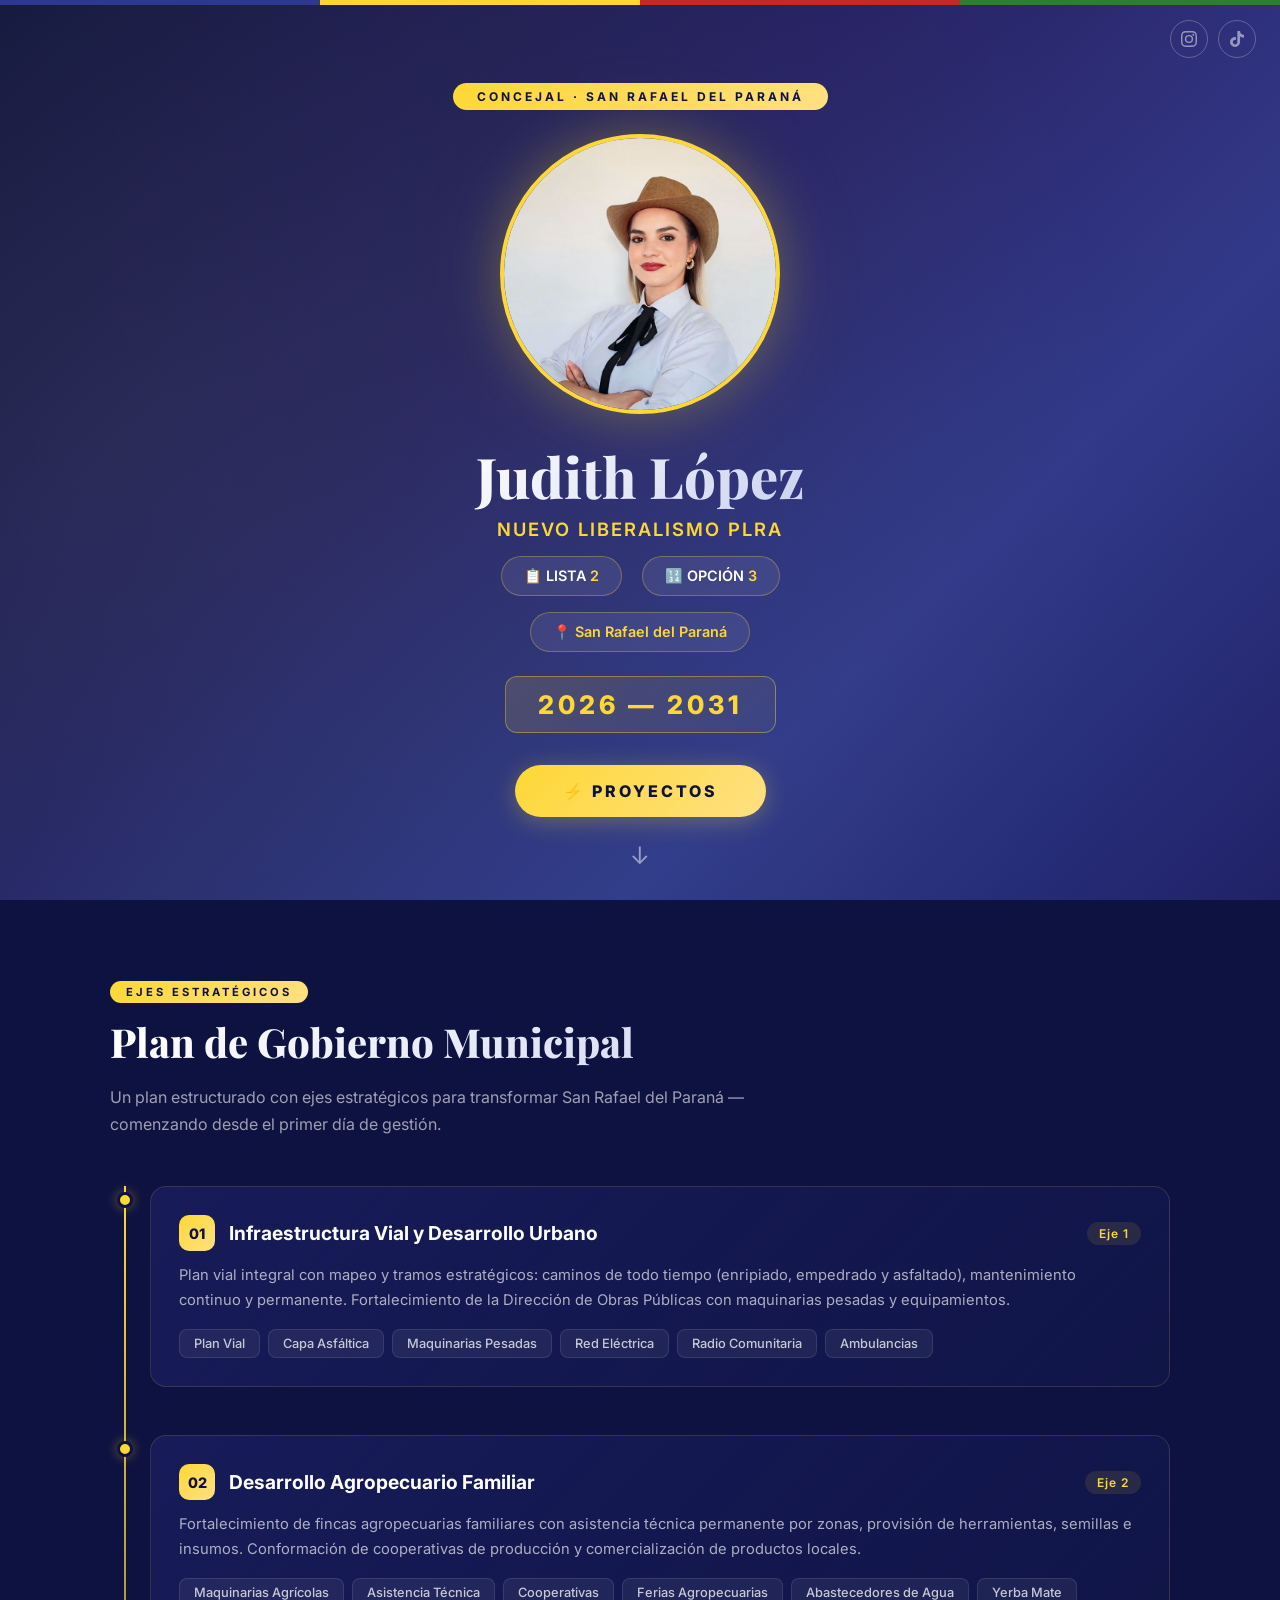
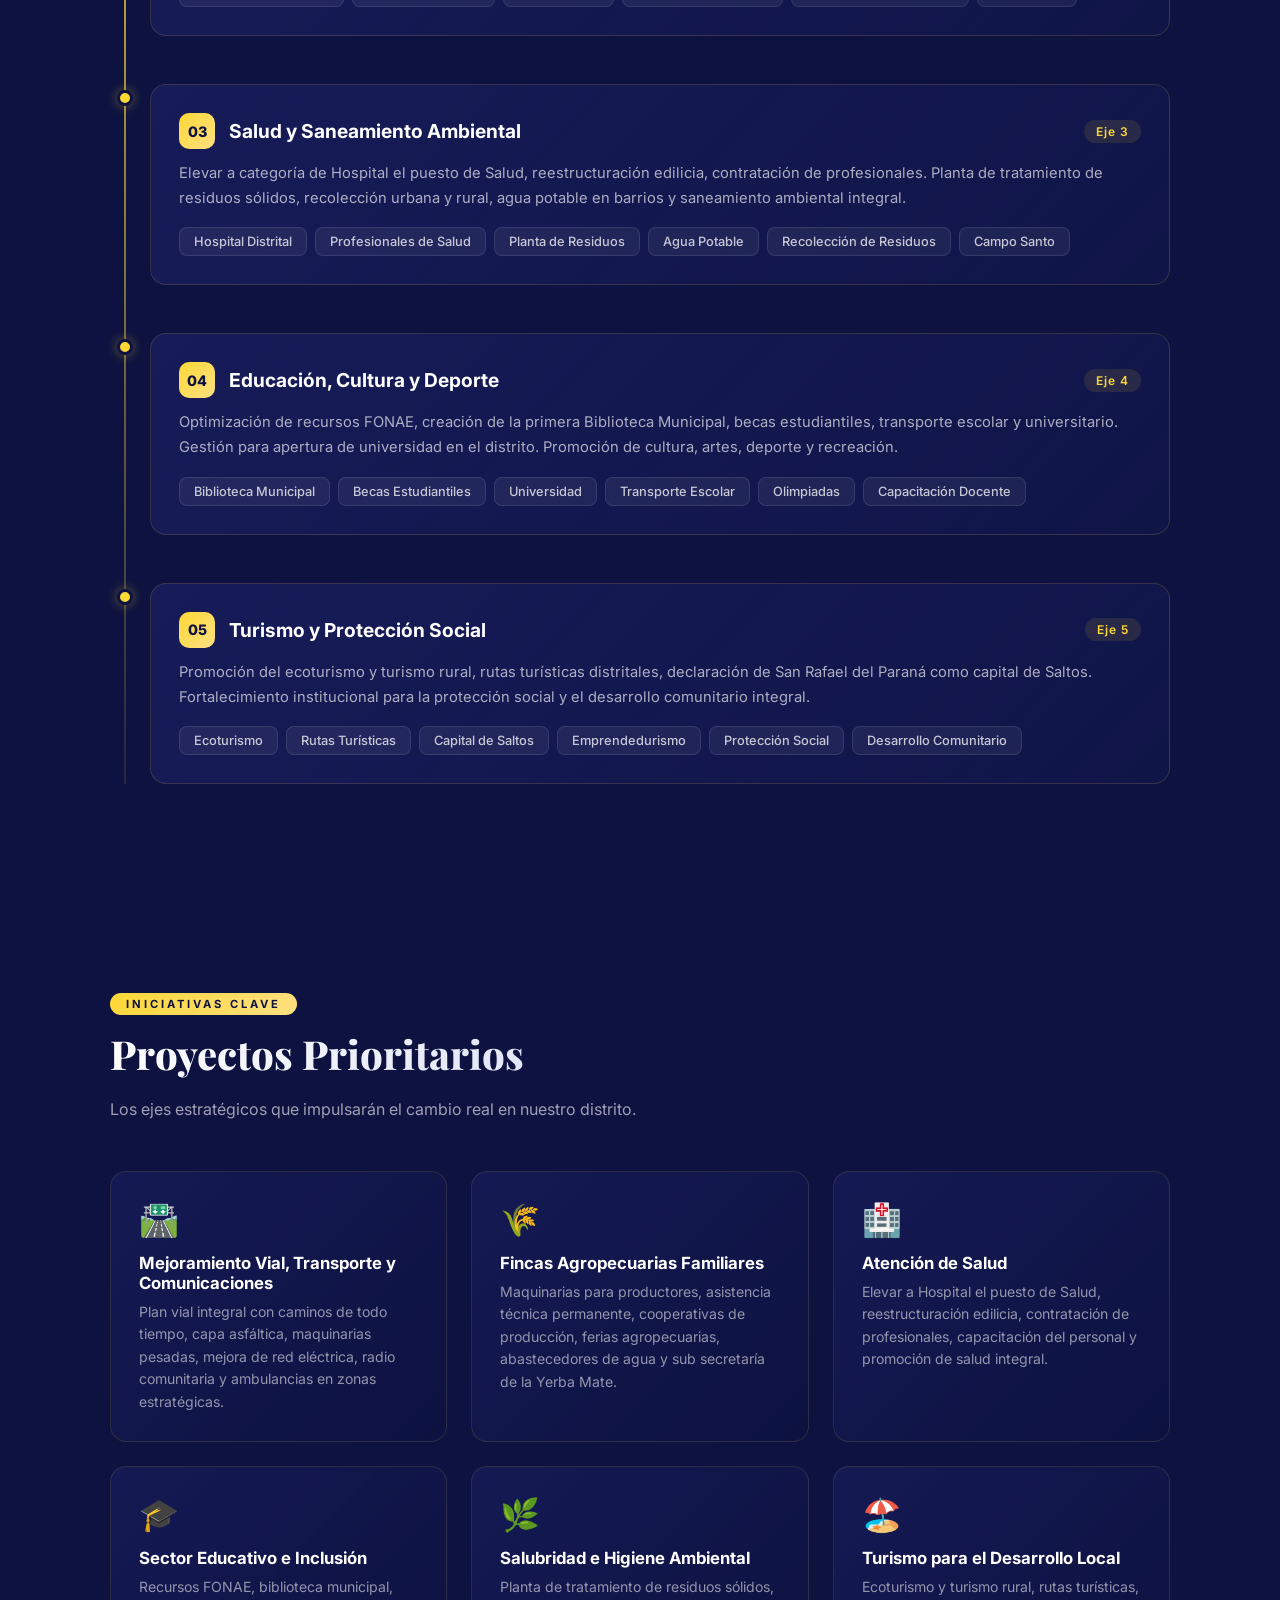
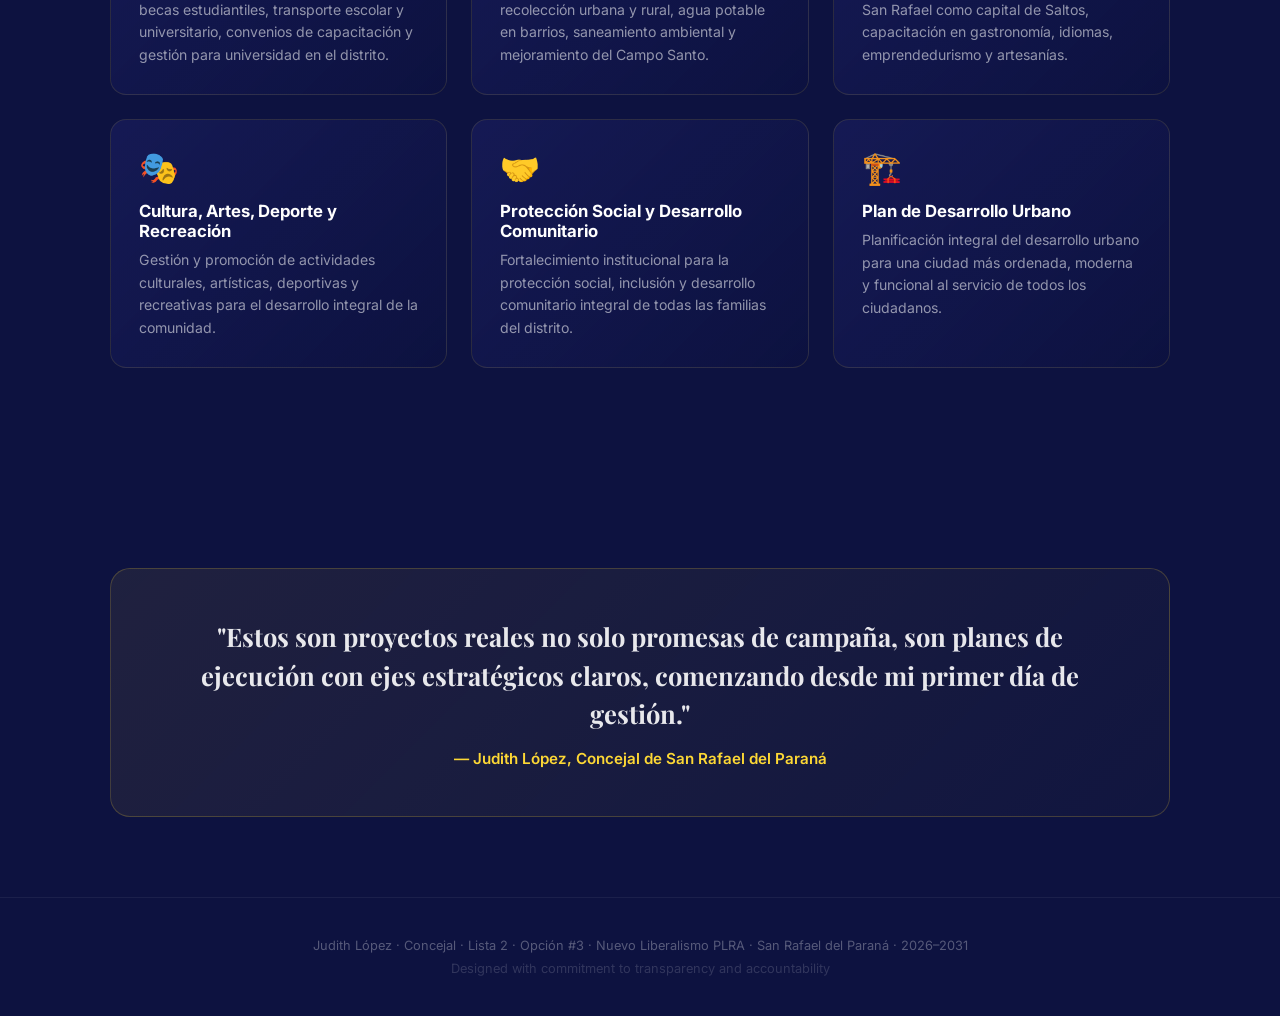
<file: index.html>
<!DOCTYPE html>
<html lang="en">

<head>
  <meta charset="UTF-8">
  <meta name="viewport" content="width=device-width, initial-scale=1.0">
  <title>Judith López — Concejal de San Rafael del Paraná 2026–2031</title>
  <link rel="icon" href="favicon/favicon.ico" type="image/x-icon">
  <link rel="stylesheet" href="styles.css">
</head>

<body>

  <!-- HERO -->
  <section class="hero">
    <div class="party-stripe"></div>
    <div class="social-links">
      <!-- <a href="#" class="social-links__icon" aria-label="Facebook">
        <svg viewBox="0 0 24 24" fill="currentColor">
          <path d="M24 12.073c0-6.627-5.373-12-12-12s-12 5.373-12 12c0 5.99 4.388 10.954 10.125 11.854v-8.385H7.078v-3.47h3.047V9.43c0-3.007 1.792-4.669 4.533-4.669 1.312 0 2.686.235 2.686.235v2.953H15.83c-1.491 0-1.956.925-1.956 1.874v2.25h3.328l-.532 3.47h-2.796v8.385C19.612 23.027 24 18.062 24 12.073z" />
        </svg>
      </a> -->
      <a href="https://www.instagram.com/judith.lopez.vega" target="_blank" class="social-links__icon"
        aria-label="Instagram">
        <svg viewBox="0 0 24 24" fill="currentColor">
          <path
            d="M12 2.163c3.204 0 3.584.012 4.85.07 3.252.148 4.771 1.691 4.919 4.919.058 1.265.069 1.645.069 4.849 0 3.205-.012 3.584-.069 4.849-.149 3.225-1.664 4.771-4.919 4.919-1.266.058-1.644.07-4.85.07-3.204 0-3.584-.012-4.849-.07-3.26-.149-4.771-1.699-4.919-4.92-.058-1.265-.07-1.644-.07-4.849 0-3.204.013-3.583.07-4.849.149-3.227 1.664-4.771 4.919-4.919 1.266-.057 1.645-.069 4.849-.069zM12 0C8.741 0 8.333.014 7.053.072 2.695.272.273 2.69.073 7.052.014 8.333 0 8.741 0 12c0 3.259.014 3.668.072 4.948.2 4.358 2.618 6.78 6.98 6.98C8.333 23.986 8.741 24 12 24c3.259 0 3.668-.014 4.948-.072 4.354-.2 6.782-2.618 6.979-6.98.059-1.28.073-1.689.073-4.948 0-3.259-.014-3.667-.072-4.947-.196-4.354-2.617-6.78-6.979-6.98C15.668.014 15.259 0 12 0zm0 5.838a6.162 6.162 0 100 12.324 6.162 6.162 0 000-12.324zM12 16a4 4 0 110-8 4 4 0 010 8zm6.406-11.845a1.44 1.44 0 100 2.881 1.44 1.44 0 000-2.881z" />
        </svg>
      </a>
      <!-- <a href="#" class="social-links__icon" aria-label="X / Twitter">
        <svg viewBox="0 0 24 24" fill="currentColor">
          <path d="M18.244 2.25h3.308l-7.227 8.26 8.502 11.24H16.17l-5.214-6.817L4.99 21.75H1.68l7.73-8.835L1.254 2.25H8.08l4.713 6.231zm-1.161 17.52h1.833L7.084 4.126H5.117z" />
        </svg>
      </a> -->
      <a href="https://www.tiktok.com/@judiilo" class="social-links__icon" aria-label="TikTok">
        <svg viewBox="0 0 24 24" fill="currentColor">
          <path
            d="M12.525.02c1.31-.02 2.61-.01 3.91-.02.08 1.53.63 3.09 1.75 4.17 1.12 1.11 2.7 1.62 4.24 1.79v4.03c-1.44-.05-2.89-.35-4.2-.97-.57-.26-1.1-.59-1.62-.93-.01 2.92.01 5.84-.02 8.75-.08 1.4-.54 2.79-1.35 3.94-1.31 1.92-3.58 3.17-5.91 3.21-1.43.08-2.86-.31-4.08-1.03-2.02-1.19-3.44-3.37-3.65-5.71-.02-.5-.03-1-.01-1.49.18-1.9 1.12-3.72 2.58-4.96 1.66-1.44 3.98-2.13 6.15-1.72.02 1.48-.04 2.96-.04 4.44-.99-.32-2.15-.23-3.02.37-.63.41-1.11 1.04-1.36 1.75-.21.51-.15 1.07-.14 1.61.24 1.64 1.82 3.02 3.5 2.87 1.12-.01 2.19-.66 2.77-1.61.19-.33.4-.67.41-1.06.1-1.79.06-3.57.07-5.36.01-4.03-.01-8.05.02-12.07z" />
        </svg>
      </a>
    </div>
    <div class="hero-content">
      <div class="badge">Concejal · San Rafael del Paraná</div>
      <div class="candidate-photo"><img src="judith.jpeg" alt="Judith López"></div>
      <h1 class="candidate-name">Judith López</h1>
      <p class="candidate-role">Nuevo Liberalismo PLRA</p>

      <div class="candidate-info">
        <div class="info-chip">📋 LISTA <span>2</span></div>
        <div class="info-chip">🔢 OPCIÓN <span>3</span></div>
      </div>
      <div class="candidate-info">
        <div class="info-chip">📍 <span>San Rafael del Paraná</span></div>
      </div>

      <div class="period-badge">2026 — 2031</div>
      <br>
      <a href="#projects" class="projects-btn">⚡ Proyectos</a>
    </div>
    <div class="scroll-hint">↓</div>
  </section>

  <!-- EJES ESTRATÉGICOS -->
  <section class="section" id="projects">
    <span class="section-label">Ejes Estratégicos</span>
    <h2 class="section-title">Plan de Gobierno Municipal</h2>
    <p class="section-desc">Un plan estructurado con ejes estratégicos para transformar San Rafael del Paraná —
      comenzando desde el primer día de gestión.</p>

    <div class="timeline">
      <!-- Eje 1 -->
      <div class="phase">
        <div class="phase-dot"></div>
        <div class="phase-card">
          <div class="phase-header">
            <div class="phase-number">01</div>
            <div class="phase-title">Infraestructura Vial y Desarrollo Urbano</div>
            <span class="phase-period">Eje 1</span>
          </div>
          <p class="phase-desc">Plan vial integral con mapeo y tramos estratégicos: caminos de todo tiempo (enripiado,
            empedrado y asfaltado), mantenimiento continuo y permanente. Fortalecimiento de la Dirección de Obras
            Públicas con maquinarias pesadas y equipamientos.</p>
          <div class="phase-projects">
            <span class="project-tag">Plan Vial</span>
            <span class="project-tag">Capa Asfáltica</span>
            <span class="project-tag">Maquinarias Pesadas</span>
            <span class="project-tag">Red Eléctrica</span>
            <span class="project-tag">Radio Comunitaria</span>
            <span class="project-tag">Ambulancias</span>
          </div>
        </div>
      </div>

      <!-- Eje 2 -->
      <div class="phase">
        <div class="phase-dot"></div>
        <div class="phase-card">
          <div class="phase-header">
            <div class="phase-number">02</div>
            <div class="phase-title">Desarrollo Agropecuario Familiar</div>
            <span class="phase-period">Eje 2</span>
          </div>
          <p class="phase-desc">Fortalecimiento de fincas agropecuarias familiares con asistencia técnica permanente por
            zonas, provisión de herramientas, semillas e insumos. Conformación de cooperativas de producción y
            comercialización de productos locales.</p>
          <div class="phase-projects">
            <span class="project-tag">Maquinarias Agrícolas</span>
            <span class="project-tag">Asistencia Técnica</span>
            <span class="project-tag">Cooperativas</span>
            <span class="project-tag">Ferias Agropecuarias</span>
            <span class="project-tag">Abastecedores de Agua</span>
            <span class="project-tag">Yerba Mate</span>
          </div>
        </div>
      </div>

      <!-- Eje 3 -->
      <div class="phase">
        <div class="phase-dot"></div>
        <div class="phase-card">
          <div class="phase-header">
            <div class="phase-number">03</div>
            <div class="phase-title">Salud y Saneamiento Ambiental</div>
            <span class="phase-period">Eje 3</span>
          </div>
          <p class="phase-desc">Elevar a categoría de Hospital el puesto de Salud, reestructuración edilicia,
            contratación de profesionales. Planta de tratamiento de residuos sólidos, recolección urbana y rural, agua
            potable en barrios y saneamiento ambiental integral.</p>
          <div class="phase-projects">
            <span class="project-tag">Hospital Distrital</span>
            <span class="project-tag">Profesionales de Salud</span>
            <span class="project-tag">Planta de Residuos</span>
            <span class="project-tag">Agua Potable</span>
            <span class="project-tag">Recolección de Residuos</span>
            <span class="project-tag">Campo Santo</span>
          </div>
        </div>
      </div>

      <!-- Eje 4 -->
      <div class="phase">
        <div class="phase-dot"></div>
        <div class="phase-card">
          <div class="phase-header">
            <div class="phase-number">04</div>
            <div class="phase-title">Educación, Cultura y Deporte</div>
            <span class="phase-period">Eje 4</span>
          </div>
          <p class="phase-desc">Optimización de recursos FONAE, creación de la primera Biblioteca Municipal, becas
            estudiantiles, transporte escolar y universitario. Gestión para apertura de universidad en el distrito.
            Promoción de cultura, artes, deporte y recreación.</p>
          <div class="phase-projects">
            <span class="project-tag">Biblioteca Municipal</span>
            <span class="project-tag">Becas Estudiantiles</span>
            <span class="project-tag">Universidad</span>
            <span class="project-tag">Transporte Escolar</span>
            <span class="project-tag">Olimpiadas</span>
            <span class="project-tag">Capacitación Docente</span>
          </div>
        </div>
      </div>

      <!-- Eje 5 -->
      <div class="phase">
        <div class="phase-dot"></div>
        <div class="phase-card">
          <div class="phase-header">
            <div class="phase-number">05</div>
            <div class="phase-title">Turismo y Protección Social</div>
            <span class="phase-period">Eje 5</span>
          </div>
          <p class="phase-desc">Promoción del ecoturismo y turismo rural, rutas turísticas distritales, declaración de
            San Rafael del Paraná como capital de Saltos. Fortalecimiento institucional para la protección social y el
            desarrollo comunitario integral.</p>
          <div class="phase-projects">
            <span class="project-tag">Ecoturismo</span>
            <span class="project-tag">Rutas Turísticas</span>
            <span class="project-tag">Capital de Saltos</span>
            <span class="project-tag">Emprendedurismo</span>
            <span class="project-tag">Protección Social</span>
            <span class="project-tag">Desarrollo Comunitario</span>
          </div>
        </div>
      </div>
    </div>
  </section>

  <!-- PROYECTOS PRIORITARIOS -->
  <section class="section">
    <span class="section-label">Iniciativas Clave</span>
    <h2 class="section-title">Proyectos Prioritarios</h2>
    <p class="section-desc">Los ejes estratégicos que impulsarán el cambio real en nuestro distrito.</p>

    <div class="projects-grid">
      <div class="project-card">
        <div class="project-icon">🛣️</div>
        <h3>Mejoramiento Vial, Transporte y Comunicaciones</h3>
        <p>Plan vial integral con caminos de todo tiempo, capa asfáltica, maquinarias pesadas, mejora de red eléctrica,
          radio comunitaria y ambulancias en zonas estratégicas.</p>
      </div>
      <div class="project-card">
        <div class="project-icon">🌾</div>
        <h3>Fincas Agropecuarias Familiares</h3>
        <p>Maquinarias para productores, asistencia técnica permanente, cooperativas de producción, ferias
          agropecuarias, abastecedores de agua y sub secretaría de la Yerba Mate.</p>
      </div>
      <div class="project-card">
        <div class="project-icon">🏥</div>
        <h3>Atención de Salud</h3>
        <p>Elevar a Hospital el puesto de Salud, reestructuración edilicia, contratación de profesionales, capacitación
          del personal y promoción de salud integral.</p>
      </div>
      <div class="project-card">
        <div class="project-icon">🎓</div>
        <h3>Sector Educativo e Inclusión</h3>
        <p>Recursos FONAE, biblioteca municipal, becas estudiantiles, transporte escolar y universitario, convenios de
          capacitación y gestión para universidad en el distrito.</p>
      </div>
      <div class="project-card">
        <div class="project-icon">🌿</div>
        <h3>Salubridad e Higiene Ambiental</h3>
        <p>Planta de tratamiento de residuos sólidos, recolección urbana y rural, agua potable en barrios, saneamiento
          ambiental y mejoramiento del Campo Santo.</p>
      </div>
      <div class="project-card">
        <div class="project-icon">🏖️</div>
        <h3>Turismo para el Desarrollo Local</h3>
        <p>Ecoturismo y turismo rural, rutas turísticas, San Rafael como capital de Saltos, capacitación en gastronomía,
          idiomas, emprendedurismo y artesanías.</p>
      </div>
      <div class="project-card">
        <div class="project-icon">🎭</div>
        <h3>Cultura, Artes, Deporte y Recreación</h3>
        <p>Gestión y promoción de actividades culturales, artísticas, deportivas y recreativas para el desarrollo
          integral de la comunidad.</p>
      </div>
      <div class="project-card">
        <div class="project-icon">🤝</div>
        <h3>Protección Social y Desarrollo Comunitario</h3>
        <p>Fortalecimiento institucional para la protección social, inclusión y desarrollo comunitario integral de todas
          las familias del distrito.</p>
      </div>
      <div class="project-card">
        <div class="project-icon">🏗️</div>
        <h3>Plan de Desarrollo Urbano</h3>
        <p>Planificación integral del desarrollo urbano para una ciudad más ordenada, moderna y funcional al servicio de
          todos los ciudadanos.</p>
      </div>
    </div>
  </section>

  <!-- VISION -->
  <section class="section">
    <div class="vision-box">
      <p class="quote">"Estos son proyectos reales no solo promesas de campaña, son planes de ejecución con ejes
        estratégicos claros, comenzando desde mi primer día de gestión."</p>
      <p class="author">— Judith López, Concejal de San Rafael del Paraná</p>
    </div>
  </section>

  <!-- FOOTER -->
  <div class="footer">
    <p>Judith López · Concejal · Lista 2 · Opción #3 · Nuevo Liberalismo PLRA · San Rafael del Paraná ·
      2026–2031</p>
    <p style="margin-top:8px; opacity:0.5;">Designed with commitment to transparency and accountability</p>
  </div>

  <script src="script.js"></script>
</body>

</html>
</file>
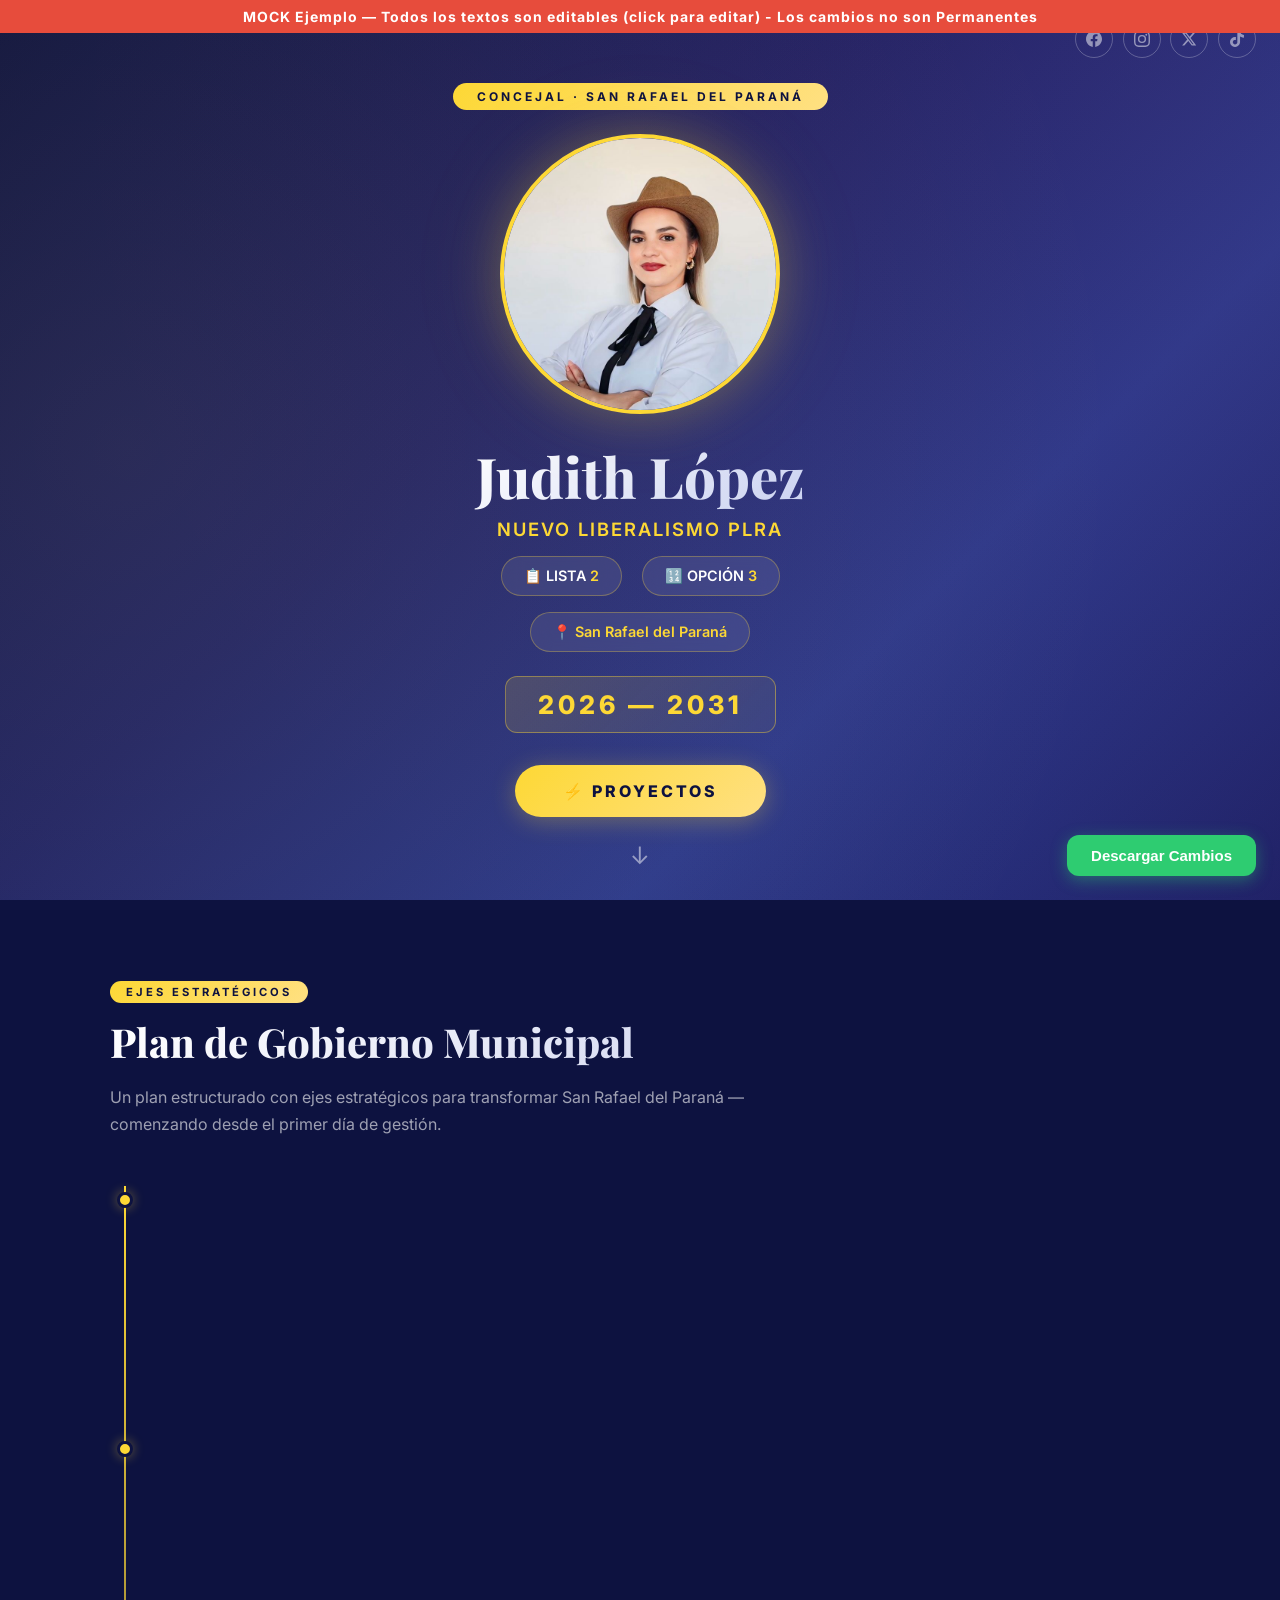
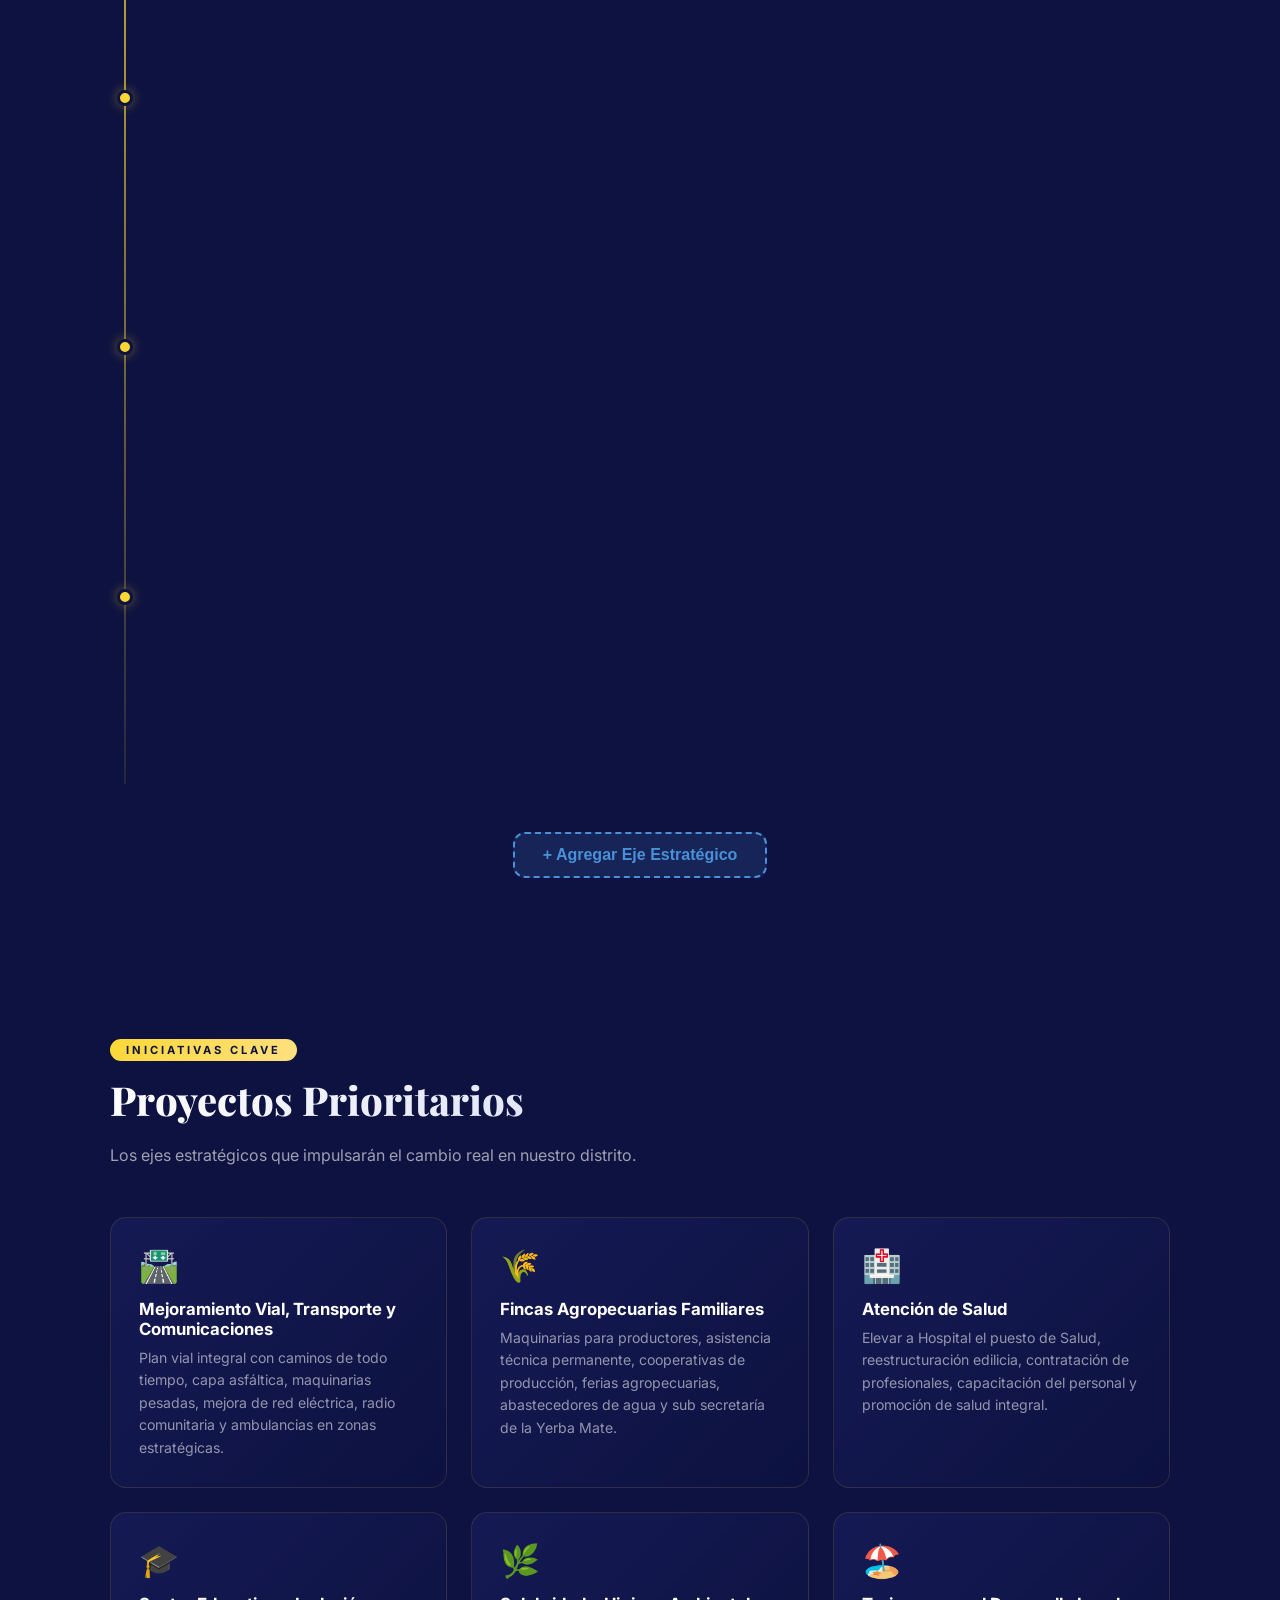
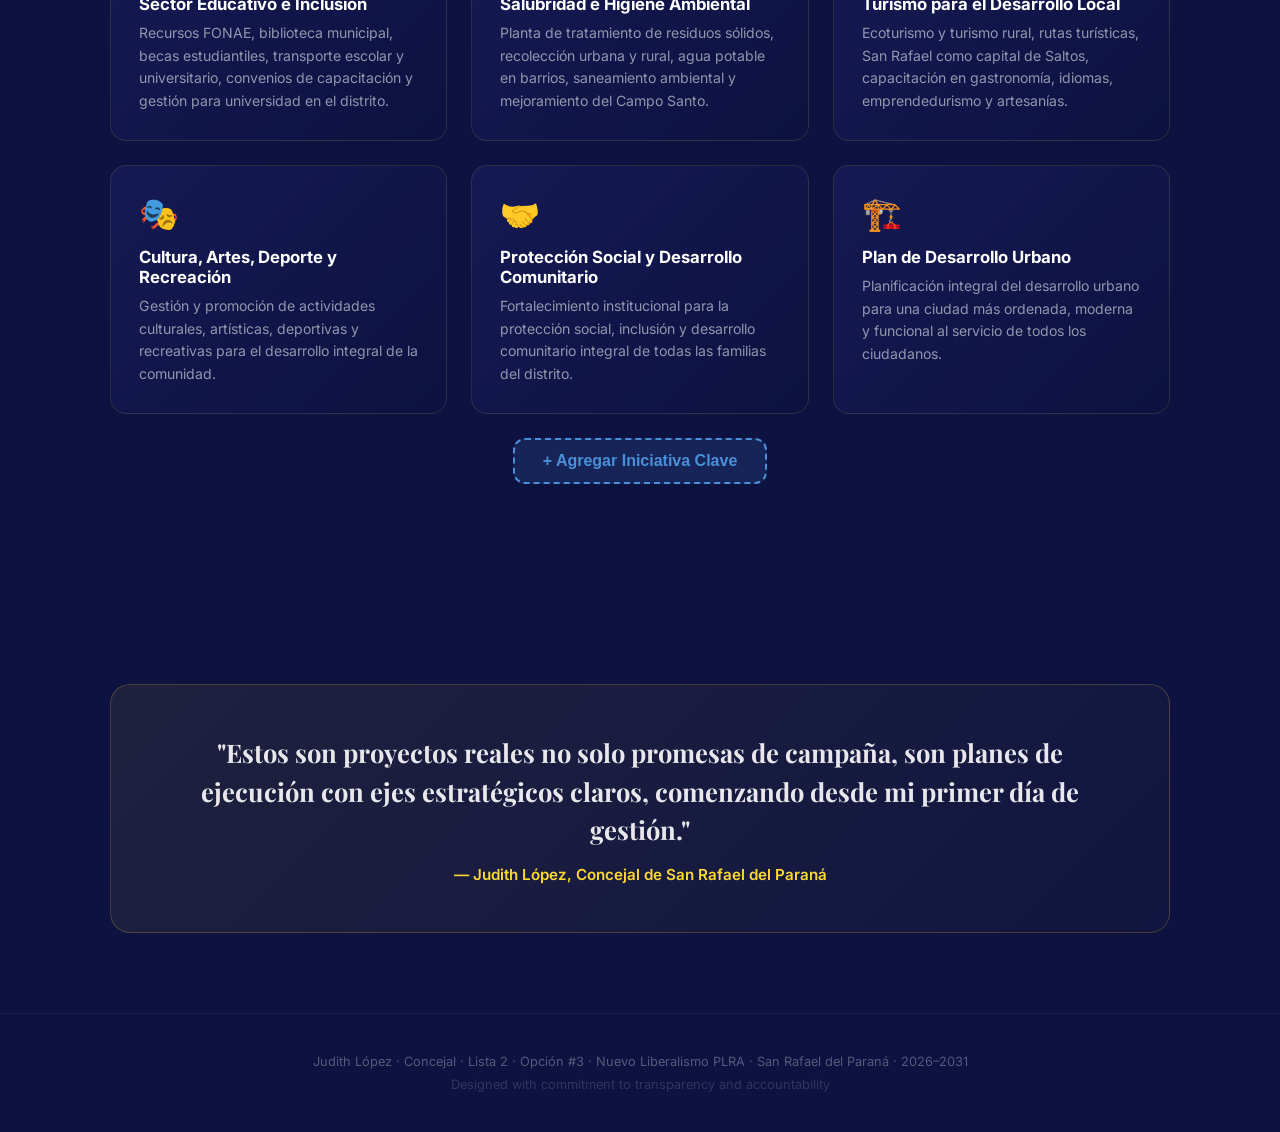
<file: mock/index.html>
<!DOCTYPE html>
<html lang="en">

<head>
  <meta charset="UTF-8">
  <meta name="viewport" content="width=device-width, initial-scale=1.0">
  <title>MOCK — Judith López — Concejal de San Rafael del Paraná 2026–2031</title>
  <link rel="icon" href="../favicon/favicon.ico" type="image/x-icon">
  <link rel="stylesheet" href="../styles.css">
</head>

<body>

  <div class="mock-banner">MOCK Ejemplo — Todos los textos son editables (click para editar) - Los cambios no son
    Permanentes</div>

  <!-- HERO -->
  <section class="hero">
    <div class="party-stripe"></div>
    <div class="social-links">
      <a href="#" class="social-links__icon" aria-label="Facebook">
        <svg viewBox="0 0 24 24" fill="currentColor">
          <path
            d="M24 12.073c0-6.627-5.373-12-12-12s-12 5.373-12 12c0 5.99 4.388 10.954 10.125 11.854v-8.385H7.078v-3.47h3.047V9.43c0-3.007 1.792-4.669 4.533-4.669 1.312 0 2.686.235 2.686.235v2.953H15.83c-1.491 0-1.956.925-1.956 1.874v2.25h3.328l-.532 3.47h-2.796v8.385C19.612 23.027 24 18.062 24 12.073z" />
        </svg>
      </a>
      <a href="https://www.instagram.com/judith.lopez.vega" target="_blank" class="social-links__icon"
        aria-label="Instagram">
        <svg viewBox="0 0 24 24" fill="currentColor">
          <path
            d="M12 2.163c3.204 0 3.584.012 4.85.07 3.252.148 4.771 1.691 4.919 4.919.058 1.265.069 1.645.069 4.849 0 3.205-.012 3.584-.069 4.849-.149 3.225-1.664 4.771-4.919 4.919-1.266.058-1.644.07-4.85.07-3.204 0-3.584-.012-4.849-.07-3.26-.149-4.771-1.699-4.919-4.92-.058-1.265-.07-1.644-.07-4.849 0-3.204.013-3.583.07-4.849.149-3.227 1.664-4.771 4.919-4.919 1.266-.057 1.645-.069 4.849-.069zM12 0C8.741 0 8.333.014 7.053.072 2.695.272.273 2.69.073 7.052.014 8.333 0 8.741 0 12c0 3.259.014 3.668.072 4.948.2 4.358 2.618 6.78 6.98 6.98C8.333 23.986 8.741 24 12 24c3.259 0 3.668-.014 4.948-.072 4.354-.2 6.782-2.618 6.979-6.98.059-1.28.073-1.689.073-4.948 0-3.259-.014-3.667-.072-4.947-.196-4.354-2.617-6.78-6.979-6.98C15.668.014 15.259 0 12 0zm0 5.838a6.162 6.162 0 100 12.324 6.162 6.162 0 000-12.324zM12 16a4 4 0 110-8 4 4 0 010 8zm6.406-11.845a1.44 1.44 0 100 2.881 1.44 1.44 0 000-2.881z" />
        </svg>
      </a>
      <a href="#" class="social-links__icon" aria-label="X / Twitter">
        <svg viewBox="0 0 24 24" fill="currentColor">
          <path
            d="M18.244 2.25h3.308l-7.227 8.26 8.502 11.24H16.17l-5.214-6.817L4.99 21.75H1.68l7.73-8.835L1.254 2.25H8.08l4.713 6.231zm-1.161 17.52h1.833L7.084 4.126H5.117z" />
        </svg>
      </a>
      <a href="https://www.tiktok.com/@judiilo" class="social-links__icon" aria-label="TikTok">
        <svg viewBox="0 0 24 24" fill="currentColor">
          <path
            d="M12.525.02c1.31-.02 2.61-.01 3.91-.02.08 1.53.63 3.09 1.75 4.17 1.12 1.11 2.7 1.62 4.24 1.79v4.03c-1.44-.05-2.89-.35-4.2-.97-.57-.26-1.1-.59-1.62-.93-.01 2.92.01 5.84-.02 8.75-.08 1.4-.54 2.79-1.35 3.94-1.31 1.92-3.58 3.17-5.91 3.21-1.43.08-2.86-.31-4.08-1.03-2.02-1.19-3.44-3.37-3.65-5.71-.02-.5-.03-1-.01-1.49.18-1.9 1.12-3.72 2.58-4.96 1.66-1.44 3.98-2.13 6.15-1.72.02 1.48-.04 2.96-.04 4.44-.99-.32-2.15-.23-3.02.37-.63.41-1.11 1.04-1.36 1.75-.21.51-.15 1.07-.14 1.61.24 1.64 1.82 3.02 3.5 2.87 1.12-.01 2.19-.66 2.77-1.61.19-.33.4-.67.41-1.06.1-1.79.06-3.57.07-5.36.01-4.03-.01-8.05.02-12.07z" />
        </svg>
      </a>
    </div>
    <div class="hero-content">
      <div class="badge" contenteditable="true">Concejal · San Rafael del Paraná</div>
      <div class="candidate-photo candidate-photo-mock" onclick="document.getElementById('imageUpload').click()"><img
          id="candidateImg" src="../judith.jpeg" alt="Judith López"></div>
      <input type="file" id="imageUpload" accept="image/*">
      <h1 class="candidate-name" contenteditable="true">Judith López</h1>
      <p class="candidate-role" contenteditable="true">Nuevo Liberalismo PLRA</p>

      <div class="candidate-info">
        <div class="info-chip"contenteditable="true">📋 LISTA <span>2</span></div>
        <div class="info-chip" contenteditable="true">🔢 OPCIÓN <span>3</span></div>
      </div>
      <div class="candidate-info">
        <div class="info-chip" contenteditable="true">📍 <span>San Rafael del Paraná</span></div>
      </div>

      <div class="period-badge" contenteditable="true">2026 — 2031</div>
      <br>
      <a href="#projects" class="projects-btn">⚡ Proyectos</a>
    </div>
    <div class="scroll-hint">↓</div>
  </section>

  <!-- EJES ESTRATÉGICOS -->
  <section class="section" id="projects">
    <span class="section-label" contenteditable="true">Ejes Estratégicos</span>
    <h2 class="section-title" contenteditable="true">Plan de Gobierno Municipal</h2>
    <p class="section-desc" contenteditable="true">Un plan estructurado con ejes estratégicos para transformar San
      Rafael del Paraná — comenzando desde el primer día de gestión.</p>

    <div class="timeline">
      <!-- Eje 1 -->
      <div class="phase">
        <div class="phase-dot"></div>
        <div class="phase-card">
          <div class="phase-header">
            <div class="phase-number">01</div>
            <div class="phase-title" contenteditable="true">Infraestructura Vial y Desarrollo Urbano</div>
            <span class="phase-period" contenteditable="true">Eje 1</span>
          </div>
          <p class="phase-desc" contenteditable="true">Plan vial integral con mapeo y tramos estratégicos: caminos de
            todo tiempo (enripiado, empedrado y asfaltado), mantenimiento continuo y permanente. Fortalecimiento de la
            Dirección de Obras Públicas con maquinarias pesadas y equipamientos.</p>
          <div class="phase-projects">
            <span class="project-tag" contenteditable="true">Plan Vial</span>
            <span class="project-tag" contenteditable="true">Capa Asfáltica</span>
            <span class="project-tag" contenteditable="true">Maquinarias Pesadas</span>
            <span class="project-tag" contenteditable="true">Red Eléctrica</span>
            <span class="project-tag" contenteditable="true">Radio Comunitaria</span>
            <span class="project-tag" contenteditable="true">Ambulancias</span>
          </div>
        </div>
      </div>

      <!-- Eje 2 -->
      <div class="phase">
        <div class="phase-dot"></div>
        <div class="phase-card">
          <div class="phase-header">
            <div class="phase-number">02</div>
            <div class="phase-title" contenteditable="true">Desarrollo Agropecuario Familiar</div>
            <span class="phase-period" contenteditable="true">Eje 2</span>
          </div>
          <p class="phase-desc" contenteditable="true">Fortalecimiento de fincas agropecuarias familiares con asistencia
            técnica permanente por zonas, provisión de herramientas, semillas e insumos. Conformación de cooperativas de
            producción y comercialización de productos locales.</p>
          <div class="phase-projects">
            <span class="project-tag" contenteditable="true">Maquinarias Agrícolas</span>
            <span class="project-tag" contenteditable="true">Asistencia Técnica</span>
            <span class="project-tag" contenteditable="true">Cooperativas</span>
            <span class="project-tag" contenteditable="true">Ferias Agropecuarias</span>
            <span class="project-tag" contenteditable="true">Abastecedores de Agua</span>
            <span class="project-tag" contenteditable="true">Yerba Mate</span>
          </div>
        </div>
      </div>

      <!-- Eje 3 -->
      <div class="phase">
        <div class="phase-dot"></div>
        <div class="phase-card">
          <div class="phase-header">
            <div class="phase-number">03</div>
            <div class="phase-title" contenteditable="true">Salud y Saneamiento Ambiental</div>
            <span class="phase-period" contenteditable="true">Eje 3</span>
          </div>
          <p class="phase-desc" contenteditable="true">Elevar a categoría de Hospital el puesto de Salud,
            reestructuración edilicia, contratación de profesionales. Planta de tratamiento de residuos sólidos,
            recolección urbana y rural, agua potable en barrios y saneamiento ambiental integral.</p>
          <div class="phase-projects">
            <span class="project-tag" contenteditable="true">Hospital Distrital</span>
            <span class="project-tag" contenteditable="true">Profesionales de Salud</span>
            <span class="project-tag" contenteditable="true">Planta de Residuos</span>
            <span class="project-tag" contenteditable="true">Agua Potable</span>
            <span class="project-tag" contenteditable="true">Recolección de Residuos</span>
            <span class="project-tag" contenteditable="true">Campo Santo</span>
          </div>
        </div>
      </div>

      <!-- Eje 4 -->
      <div class="phase">
        <div class="phase-dot"></div>
        <div class="phase-card">
          <div class="phase-header">
            <div class="phase-number">04</div>
            <div class="phase-title" contenteditable="true">Educación, Cultura y Deporte</div>
            <span class="phase-period" contenteditable="true">Eje 4</span>
          </div>
          <p class="phase-desc" contenteditable="true">Optimización de recursos FONAE, creación de la primera Biblioteca
            Municipal, becas estudiantiles, transporte escolar y universitario. Gestión para apertura de universidad en
            el distrito. Promoción de cultura, artes, deporte y recreación.</p>
          <div class="phase-projects">
            <span class="project-tag" contenteditable="true">Biblioteca Municipal</span>
            <span class="project-tag" contenteditable="true">Becas Estudiantiles</span>
            <span class="project-tag" contenteditable="true">Universidad</span>
            <span class="project-tag" contenteditable="true">Transporte Escolar</span>
            <span class="project-tag" contenteditable="true">Olimpiadas</span>
            <span class="project-tag" contenteditable="true">Capacitación Docente</span>
          </div>
        </div>
      </div>

      <!-- Eje 5 -->
      <div class="phase">
        <div class="phase-dot"></div>
        <div class="phase-card">
          <div class="phase-header">
            <div class="phase-number">05</div>
            <div class="phase-title" contenteditable="true">Turismo y Protección Social</div>
            <span class="phase-period" contenteditable="true">Eje 5</span>
          </div>
          <p class="phase-desc" contenteditable="true">Promoción del ecoturismo y turismo rural, rutas turísticas
            distritales, declaración de San Rafael del Paraná como capital de Saltos. Fortalecimiento institucional para
            la protección social y el desarrollo comunitario integral.</p>
          <div class="phase-projects">
            <span class="project-tag" contenteditable="true">Ecoturismo</span>
            <span class="project-tag" contenteditable="true">Rutas Turísticas</span>
            <span class="project-tag" contenteditable="true">Capital de Saltos</span>
            <span class="project-tag" contenteditable="true">Emprendedurismo</span>
            <span class="project-tag" contenteditable="true">Protección Social</span>
            <span class="project-tag" contenteditable="true">Desarrollo Comunitario</span>
          </div>
        </div>
      </div>
    </div>
    <button class="add-btn" onclick="addEje()">+ Agregar Eje Estratégico</button>
  </section>

  <!-- PROYECTOS PRIORITARIOS -->
  <section class="section">
    <span class="section-label" contenteditable="true">Iniciativas Clave</span>
    <h2 class="section-title" contenteditable="true">Proyectos Prioritarios</h2>
    <p class="section-desc" contenteditable="true">Los ejes estratégicos que impulsarán el cambio real en nuestro
      distrito.</p>

    <div class="projects-grid">
      <div class="project-card">
        <div class="project-icon" contenteditable="true">🛣️</div>
        <h3 contenteditable="true">Mejoramiento Vial, Transporte y Comunicaciones</h3>
        <p contenteditable="true">Plan vial integral con caminos de todo tiempo, capa asfáltica, maquinarias pesadas,
          mejora de red eléctrica, radio comunitaria y ambulancias en zonas estratégicas.</p>
      </div>
      <div class="project-card">
        <div class="project-icon" contenteditable="true">🌾</div>
        <h3 contenteditable="true">Fincas Agropecuarias Familiares</h3>
        <p contenteditable="true">Maquinarias para productores, asistencia técnica permanente, cooperativas de
          producción, ferias agropecuarias, abastecedores de agua y sub secretaría de la Yerba Mate.</p>
      </div>
      <div class="project-card">
        <div class="project-icon" contenteditable="true">🏥</div>
        <h3 contenteditable="true">Atención de Salud</h3>
        <p contenteditable="true">Elevar a Hospital el puesto de Salud, reestructuración edilicia, contratación de
          profesionales, capacitación del personal y promoción de salud integral.</p>
      </div>
      <div class="project-card">
        <div class="project-icon" contenteditable="true">🎓</div>
        <h3 contenteditable="true">Sector Educativo e Inclusión</h3>
        <p contenteditable="true">Recursos FONAE, biblioteca municipal, becas estudiantiles, transporte escolar y
          universitario, convenios de capacitación y gestión para universidad en el distrito.</p>
      </div>
      <div class="project-card">
        <div class="project-icon" contenteditable="true">🌿</div>
        <h3 contenteditable="true">Salubridad e Higiene Ambiental</h3>
        <p contenteditable="true">Planta de tratamiento de residuos sólidos, recolección urbana y rural, agua potable en
          barrios, saneamiento ambiental y mejoramiento del Campo Santo.</p>
      </div>
      <div class="project-card">
        <div class="project-icon" contenteditable="true">🏖️</div>
        <h3 contenteditable="true">Turismo para el Desarrollo Local</h3>
        <p contenteditable="true">Ecoturismo y turismo rural, rutas turísticas, San Rafael como capital de Saltos,
          capacitación en gastronomía, idiomas, emprendedurismo y artesanías.</p>
      </div>
      <div class="project-card">
        <div class="project-icon" contenteditable="true">🎭</div>
        <h3 contenteditable="true">Cultura, Artes, Deporte y Recreación</h3>
        <p contenteditable="true">Gestión y promoción de actividades culturales, artísticas, deportivas y recreativas
          para el desarrollo integral de la comunidad.</p>
      </div>
      <div class="project-card">
        <div class="project-icon" contenteditable="true">🤝</div>
        <h3 contenteditable="true">Protección Social y Desarrollo Comunitario</h3>
        <p contenteditable="true">Fortalecimiento institucional para la protección social, inclusión y desarrollo
          comunitario integral de todas las familias del distrito.</p>
      </div>
      <div class="project-card">
        <div class="project-icon" contenteditable="true">🏗️</div>
        <h3 contenteditable="true">Plan de Desarrollo Urbano</h3>
        <p contenteditable="true">Planificación integral del desarrollo urbano para una ciudad más ordenada, moderna y
          funcional al servicio de todos los ciudadanos.</p>
      </div>
    </div>
    <button class="add-btn" onclick="addIniciativa()">+ Agregar Iniciativa Clave</button>
  </section>

  <!-- VISION -->
  <section class="section">
    <div class="vision-box">
      <p class="quote" contenteditable="true">"Estos son proyectos reales no solo promesas de campaña, son planes de
        ejecución con ejes estratégicos claros, comenzando desde mi primer día de gestión."</p>
      <p class="author" contenteditable="true">— Judith López, Concejal de San Rafael del Paraná</p>
    </div>
  </section>

  <!-- FOOTER -->
  <div class="footer">
    <p contenteditable="true">Judith López · Concejal · Lista 2 · Opción #3 · Nuevo Liberalismo PLRA ·
      San Rafael del Paraná · 2026–2031</p>
    <p style="margin-top:8px; opacity:0.5;" contenteditable="true">Designed with commitment to transparency and
      accountability</p>
  </div>

  <button class="save-pdf-btn" onclick="downloadHTML()">Descargar Cambios</button>

  <script src="../script.js"></script>
  <script>
    function downloadHTML() {
      const clone = document.documentElement.cloneNode(true);
      // Remove the mock banner, download button, and image upload input from the copy
      const banner = clone.querySelector('.mock-banner');
      if (banner) banner.remove();
      const btn = clone.querySelector('.save-pdf-btn');
      if (btn) btn.remove();
      const addBtns = clone.querySelectorAll('.add-btn');
      addBtns.forEach(b => b.remove());
      const upload = clone.querySelector('#imageUpload');
      if (upload) upload.remove();
      // Remove contenteditable attributes
      clone.querySelectorAll('[contenteditable]').forEach(el => el.removeAttribute('contenteditable'));
      // Remove inline scripts
      clone.querySelectorAll('script').forEach(s => s.remove());

      const html = '<!DOCTYPE html>\n' + clone.outerHTML;
      const blob = new Blob([html], { type: 'text/html' });
      const a = document.createElement('a');
      a.href = URL.createObjectURL(blob);
      a.download = 'judith-lopez.html';
      a.click();
      URL.revokeObjectURL(a.href);
    }

    document.getElementById('imageUpload').addEventListener('change', function (e) {
      const file = e.target.files[0];
      if (!file) return;
      const reader = new FileReader();
      reader.onload = function (ev) {
        document.getElementById('candidateImg').src = ev.target.result;
      };
      reader.readAsDataURL(file);
    });

    let ejeCount = document.querySelectorAll('.phase').length;

    function addEje() {
      ejeCount++;
      const num = String(ejeCount).padStart(2, '0');
      const phase = document.createElement('div');
      phase.className = 'phase visible';
      phase.innerHTML = `
        <div class="phase-dot"></div>
        <div class="phase-card">
          <div class="phase-header">
            <div class="phase-number">${num}</div>
            <div class="phase-title" contenteditable="true">Nuevo Eje Estratégico</div>
            <span class="phase-period" contenteditable="true">Eje ${ejeCount}</span>
          </div>
          <p class="phase-desc" contenteditable="true">Descripción del nuevo eje estratégico. Click para editar.</p>
          <div class="phase-projects">
            <span class="project-tag" contenteditable="true">Etiqueta 1</span>
            <span class="project-tag" contenteditable="true">Etiqueta 2</span>
            <span class="project-tag" contenteditable="true">Etiqueta 3</span>
          </div>
        </div>`;
      document.querySelector('.timeline').appendChild(phase);
      phase.scrollIntoView({ behavior: 'smooth', block: 'center' });
    }

    function addIniciativa() {
      const card = document.createElement('div');
      card.className = 'project-card visible';
      card.innerHTML = `
        <div class="project-icon" contenteditable="true">📌</div>
        <h3 contenteditable="true">Nueva Iniciativa</h3>
        <p contenteditable="true">Descripción de la nueva iniciativa clave. Click para editar.</p>`;
      document.querySelector('.projects-grid').appendChild(card);
      card.scrollIntoView({ behavior: 'smooth', block: 'center' });
    }
  </script>
</body>

</html>
</file>
<file: styles.css>
@import url('https://fonts.googleapis.com/css2?family=Inter:wght@300;400;500;600;700;800;900&family=Playfair+Display:wght@700;800&display=swap');

* {
  margin: 0;
  padding: 0;
  box-sizing: border-box;
}

:root {
  --primary: #2b3a8e;
  --accent: #fdd835;
  --accent2: #c62828;
  --green: #2e7d32;
  --light: #f4f6f8;
  --dark: #0d1240;
  --glass: rgba(255, 255, 255, 0.08);
}

body {
  font-family: 'Inter', sans-serif;
  background: var(--dark);
  color: #fff;
  overflow-x: hidden;
}

/* HERO */
.hero {
  min-height: 100vh;
  background: linear-gradient(135deg, #0d1240 0%, #1e2268 40%, #2b3a8e 70%, #1e2268 100%);
  display: flex;
  flex-direction: column;
  align-items: center;
  justify-content: center;
  position: relative;
  overflow: hidden;
  padding: 40px 20px;
}

.hero::before {
  content: '';
  position: absolute;
  top: -50%;
  left: -50%;
  width: 200%;
  height: 200%;
  background: radial-gradient(circle at 30% 50%, rgba(253, 216, 53, 0.08) 0%, transparent 50%),
    radial-gradient(circle at 70% 30%, rgba(198, 40, 40, 0.06) 0%, transparent 50%);
  animation: heroGlow 12s ease-in-out infinite alternate;
}

@keyframes heroGlow {
  0% {
    transform: translate(0, 0) rotate(0deg);
  }

  100% {
    transform: translate(-3%, 3%) rotate(2deg);
  }
}

.hero-content {
  position: relative;
  z-index: 2;
  text-align: center;
  max-width: 800px;
}

.badge {
  display: inline-block;
  background: linear-gradient(135deg, var(--accent), #ffe082);
  color: var(--dark);
  padding: 6px 24px;
  border-radius: 50px;
  font-size: 0.75rem;
  font-weight: 700;
  letter-spacing: 3px;
  text-transform: uppercase;
  margin-bottom: 24px;
  animation: fadeInDown 0.8s ease;
}

.candidate-photo {
  width: 280px;
  height: 280px;
  border-radius: 50%;
  border: 4px solid var(--accent);
  margin: 0 auto 28px;
  background: linear-gradient(135deg, #1e2268, #2b3a8e);
  display: flex;
  align-items: center;
  justify-content: center;
  box-shadow: 0 0 50px rgba(253, 216, 53, 0.25), 0 0 100px rgba(253, 216, 53, 0.1);
  animation: fadeInUp 0.6s ease;
  position: relative;
  overflow: hidden;
  transition: width 0.1s ease-out, height 0.1s ease-out, box-shadow 0.1s ease-out;
  will-change: transform;
}

.candidate-photo img {
  width: 100%;
  height: 100%;
  object-fit: cover;
  object-position: center top;
}

.candidate-photo::after {
  content: '';
  position: absolute;
  inset: -2px;
  border-radius: 50%;
  border: 2px solid transparent;
  border-top-color: var(--accent);
  animation: rotateBorder 6s linear infinite;
}

@keyframes rotateBorder {
  to {
    transform: rotate(360deg);
  }
}

.candidate-name {
  font-family: 'Playfair Display', serif;
  font-size: clamp(2.2rem, 5vw, 3.5rem);
  font-weight: 800;
  background: linear-gradient(135deg, #fff, #c8d0f0);
  -webkit-background-clip: text;
  -webkit-text-fill-color: transparent;
  line-height: 1.2;
  margin-bottom: 8px;
  animation: fadeInUp 0.8s ease;
}

.candidate-role {
  font-size: 1.15rem;
  font-weight: 600;
  color: var(--accent);
  letter-spacing: 2px;
  text-transform: uppercase;
  margin-bottom: 6px;
  animation: fadeInUp 1s ease;
}

.candidate-info {
  display: flex;
  gap: 20px;
  justify-content: center;
  flex-wrap: wrap;
  margin-top: 16px;
  animation: fadeInUp 1.1s ease;
}

.info-chip {
  background: var(--glass);
  border: 1px solid rgba(253, 216, 53, 0.3);
  padding: 10px 22px;
  border-radius: 50px;
  font-size: 0.9rem;
  font-weight: 600;
  backdrop-filter: blur(10px);
  transition: all 0.3s;
}

.info-chip:hover {
  border-color: var(--accent);
  background: rgba(253, 216, 53, 0.12);
  transform: translateY(-2px);
}

.info-chip span {
  color: var(--accent);
}

.period-badge {
  margin-top: 24px;
  display: inline-flex;
  align-items: center;
  gap: 10px;
  background: linear-gradient(135deg, rgba(253, 216, 53, 0.15), rgba(253, 216, 53, 0.05));
  border: 1px solid rgba(253, 216, 53, 0.4);
  padding: 12px 32px;
  border-radius: 12px;
  font-size: 1.6rem;
  font-weight: 800;
  letter-spacing: 4px;
  color: var(--accent);
  animation: fadeInUp 1.2s ease;
}

.projects-btn {
  margin-top: 32px;
  display: inline-flex;
  align-items: center;
  gap: 10px;
  background: linear-gradient(135deg, var(--accent), #ffe082);
  color: var(--dark);
  padding: 16px 48px;
  border-radius: 60px;
  font-size: 1rem;
  font-weight: 800;
  letter-spacing: 3px;
  text-transform: uppercase;
  text-decoration: none;
  cursor: pointer;
  border: none;
  box-shadow: 0 4px 24px rgba(253, 216, 53, 0.3);
  transition: all 0.3s;
  animation: fadeInUp 1.4s ease;
}

.projects-btn:hover {
  transform: translateY(-3px) scale(1.03);
  box-shadow: 0 8px 40px rgba(253, 216, 53, 0.45);
}

.party-stripe {
  position: absolute;
  top: 0;
  left: 0;
  right: 0;
  height: 5px;
  background: linear-gradient(90deg, #2b3a8e 25%, #fdd835 25%, #fdd835 50%, #c62828 50%, #c62828 75%, #2e7d32 75%);
  z-index: 10;
}

.scroll-hint {
  position: absolute;
  bottom: 30px;
  left: 50%;
  transform: translateX(-50%);
  animation: bounce 2s infinite;
  opacity: 0.5;
  font-size: 1.5rem;
}

@keyframes bounce {

  0%,
  100% {
    transform: translateX(-50%) translateY(0);
  }

  50% {
    transform: translateX(-50%) translateY(-10px);
  }
}

/* SECTIONS */
.section {
  padding: 80px 20px;
  max-width: 1100px;
  margin: 0 auto;
}

.section-label {
  display: inline-block;
  background: linear-gradient(135deg, var(--accent), #ffe082);
  color: var(--dark);
  padding: 4px 16px;
  border-radius: 50px;
  font-size: 0.7rem;
  font-weight: 700;
  letter-spacing: 3px;
  text-transform: uppercase;
  margin-bottom: 12px;
}

.section-title {
  font-family: 'Playfair Display', serif;
  font-size: clamp(1.8rem, 4vw, 2.5rem);
  font-weight: 800;
  margin-bottom: 16px;
  background: linear-gradient(135deg, #fff, #b8c0e8);
  -webkit-background-clip: text;
  -webkit-text-fill-color: transparent;
}

.section-desc {
  color: rgba(255, 255, 255, 0.6);
  font-size: 1rem;
  line-height: 1.7;
  max-width: 700px;
  margin-bottom: 48px;
}

/* TIMELINE */
.timeline {
  position: relative;
  padding-left: 40px;
}

.timeline::before {
  content: '';
  position: absolute;
  left: 14px;
  top: 0;
  bottom: 0;
  width: 2px;
  background: linear-gradient(to bottom, var(--accent), rgba(253, 216, 53, 0.1));
}

.phase {
  position: relative;
  margin-bottom: 48px;
  opacity: 0;
  transform: translateY(30px);
}

.phase.visible {
  animation: slideIn 0.6s ease forwards;
}

@keyframes slideIn {
  to {
    opacity: 1;
    transform: translateY(0);
  }
}

.phase-dot {
  position: absolute;
  left: -33px;
  top: 6px;
  width: 16px;
  height: 16px;
  border-radius: 50%;
  background: var(--accent);
  border: 3px solid var(--dark);
  box-shadow: 0 0 12px rgba(253, 216, 53, 0.4);
}

.phase-card {
  background: linear-gradient(135deg, rgba(30, 34, 104, 0.6), rgba(30, 34, 104, 0.2));
  border: 1px solid rgba(253, 216, 53, 0.15);
  border-radius: 16px;
  padding: 28px;
  backdrop-filter: blur(10px);
  transition: all 0.3s;
}

.phase-card:hover {
  border-color: rgba(253, 216, 53, 0.4);
  transform: translateX(6px);
  box-shadow: 0 8px 32px rgba(0, 0, 0, 0.3);
}

.phase-header {
  display: flex;
  align-items: center;
  gap: 14px;
  margin-bottom: 12px;
  flex-wrap: wrap;
}

.phase-number {
  background: linear-gradient(135deg, var(--accent), #ffe082);
  color: var(--dark);
  width: 36px;
  height: 36px;
  border-radius: 10px;
  display: flex;
  align-items: center;
  justify-content: center;
  font-weight: 800;
  font-size: 0.9rem;
  flex-shrink: 0;
}

.phase-title {
  font-size: 1.2rem;
  font-weight: 700;
  flex: 1;
}

.phase-period {
  font-size: 0.75rem;
  font-weight: 600;
  color: var(--accent);
  background: rgba(253, 216, 53, 0.1);
  padding: 4px 12px;
  border-radius: 50px;
  letter-spacing: 1px;
}

.phase-desc {
  color: rgba(255, 255, 255, 0.65);
  font-size: 0.92rem;
  line-height: 1.7;
  margin-bottom: 16px;
}

.phase-projects {
  display: flex;
  flex-wrap: wrap;
  gap: 8px;
}

.project-tag {
  background: rgba(255, 255, 255, 0.06);
  border: 1px solid rgba(255, 255, 255, 0.1);
  padding: 6px 14px;
  border-radius: 8px;
  font-size: 0.8rem;
  font-weight: 500;
  color: rgba(255, 255, 255, 0.75);
  transition: all 0.3s;
}

.project-tag:hover {
  border-color: var(--accent);
  color: var(--accent);
  background: rgba(253, 216, 53, 0.08);
}

/* PROJECT CARDS GRID */
.projects-grid {
  display: grid;
  grid-template-columns: repeat(auto-fit, minmax(300px, 1fr));
  gap: 24px;
  margin-top: 8px;
}

.project-card {
  background: linear-gradient(135deg, rgba(30, 34, 104, 0.5), rgba(13, 18, 64, 0.8));
  border: 1px solid rgba(253, 216, 53, 0.12);
  border-radius: 16px;
  padding: 28px;
  transition: all 0.3s;
  position: relative;
  overflow: hidden;
  opacity: 0;
  transform: translateY(30px);
}

.project-card.visible {
  animation: fadeInUp 0.5s ease forwards;
}

.project-card::before {
  content: '';
  position: absolute;
  top: 0;
  left: 0;
  right: 0;
  height: 3px;
  background: linear-gradient(90deg, var(--accent), transparent);
  opacity: 0;
  transition: opacity 0.3s;
}

.project-card:hover {
  border-color: rgba(253, 216, 53, 0.35);
  transform: translateY(-4px);
  box-shadow: 0 12px 40px rgba(0, 0, 0, 0.4);
}

.project-card:hover::before {
  opacity: 1;
}

.project-icon {
  font-size: 2rem;
  margin-bottom: 14px;
}

.project-card h3 {
  font-size: 1.05rem;
  font-weight: 700;
  margin-bottom: 8px;
}

.project-card p {
  color: rgba(255, 255, 255, 0.55);
  font-size: 0.88rem;
  line-height: 1.6;
}

/* VISION */
.vision-box {
  background: linear-gradient(135deg, rgba(253, 216, 53, 0.08), rgba(253, 216, 53, 0.02));
  border: 1px solid rgba(253, 216, 53, 0.2);
  border-radius: 20px;
  padding: 48px;
  text-align: center;
  margin-top: 40px;
  opacity: 0;
  transform: translateY(20px);
  transition: opacity 0.6s ease, transform 0.6s ease;
}

.vision-box.visible {
  opacity: 1;
  transform: translateY(0);
}

.vision-box .quote {
  font-family: 'Playfair Display', serif;
  font-size: clamp(1.2rem, 3vw, 1.6rem);
  font-weight: 700;
  line-height: 1.5;
  color: rgba(255, 255, 255, 0.9);
  margin-bottom: 16px;
}

.vision-box .author {
  color: var(--accent);
  font-weight: 600;
  font-size: 0.95rem;
}

/* FOOTER */
.footer {
  text-align: center;
  padding: 40px 20px;
  border-top: 1px solid rgba(255, 255, 255, 0.06);
  color: rgba(255, 255, 255, 0.3);
  font-size: 0.8rem;
}

.footer a {
  color: var(--accent);
  text-decoration: none;
}

/* ANIMATIONS */
@keyframes fadeInUp {
  from {
    opacity: 0;
    transform: translateY(20px);
  }

  to {
    opacity: 1;
    transform: translateY(0);
  }
}

@keyframes fadeInDown {
  from {
    opacity: 0;
    transform: translateY(-20px);
  }

  to {
    opacity: 1;
    transform: translateY(0);
  }
}

@media (max-width: 600px) {
  .section {
    padding: 50px 16px;
  }

  .phase-card {
    padding: 20px;
  }

  .vision-box {
    padding: 28px;
  }

  .projects-grid {
    grid-template-columns: 1fr;
  }

  .badge {
    font-size: 0.6rem;
    padding: 5px 14px;
    letter-spacing: 1.5px;
    max-width: 90vw;
    word-spacing: -1px;
  }

  .social-links {
    top: 14px;
    right: 12px;
    gap: 0.4rem;
  }

  .social-links__icon {
    width: 32px;
    height: 32px;
  }

  .social-links__icon svg {
    width: 13px;
    height: 13px;
  }
}

@media (max-width: 380px) {
  .badge {
    font-size: 0.55rem;
    padding: 4px 12px;
    letter-spacing: 1px;
  }

  .social-links {
    top: 12px;
    right: 8px;
    gap: 0.3rem;
  }

  .social-links__icon {
    width: 28px;
    height: 28px;
  }

  .social-links__icon svg {
    width: 12px;
    height: 12px;
  }
}

.mock-banner {
  position: fixed;
  top: 0;
  left: 0;
  right: 0;
  z-index: 9999;
  background: #e74c3c;
  color: #fff;
  text-align: center;
  padding: 8px;
  font-weight: bold;
  font-size: 14px;
  letter-spacing: 1px;
}

.add-btn {
  display: block;
  margin: 24px auto 0;
  padding: 12px 28px;
  background: rgba(74, 144, 217, 0.15);
  color: #4a90d9;
  border: 2px dashed #4a90d9;
  border-radius: 12px;
  font-size: 16px;
  font-weight: 600;
  cursor: pointer;
  transition: all 0.2s;
}

.add-btn:hover {
  background: rgba(74, 144, 217, 0.25);
}

.candidate-photo-mock {
  position: relative;
  cursor: pointer;
}

.candidate-photo-mock::after {
  background: rgba(72, 71, 71, 0.7);
  color: #fff;
  padding: 4px 12px;
  font-size: 12px;
  opacity: 0;
  transition: opacity 0.2s;
  pointer-events: none;
  white-space: nowrap;
}

.candidate-photo-mock:hover::after {
  opacity: 1;
}

#imageUpload {
  display: none;
}

.social-links {
  position: absolute;
  top: 20px;
  right: 24px;
  z-index: 10;
  display: flex;
  gap: 0.6rem;
}

.social-links__icon {
  display: flex;
  align-items: center;
  justify-content: center;
  width: 38px;
  height: 38px;
  border-radius: 50%;
  border: 1.5px solid rgba(255, 255, 255, 0.25);
  color: rgba(255, 255, 255, 0.5);
  text-decoration: none;
  transition: all 0.3s;
}

.social-links__icon svg {
  width: 16px;
  height: 16px;
}

.social-links__icon:hover {
  background: var(--accent);
  border-color: var(--accent);
  color: var(--dark);
  transform: translateY(-2px);
}

.save-pdf-btn {
  position: fixed;
  bottom: 24px;
  right: 24px;
  z-index: 9999;
  padding: 12px 24px;
  background: #2ecc71;
  color: #fff;
  border: none;
  border-radius: 12px;
  font-size: 15px;
  font-weight: 700;
  cursor: pointer;
  box-shadow: 0 4px 16px rgba(46, 204, 113, 0.4);
  transition: all 0.2s;
}

.save-pdf-btn:hover {
  background: #27ae60;
  box-shadow: 0 6px 20px rgba(46, 204, 113, 0.5);
  transform: translateY(-1px);
}

@media print {

  .mock-banner,
  .save-pdf-btn,
  .add-btn,
  #imageUpload {
    display: none !important;
  }

  body {
    padding-top: 0 !important;
  }

  [contenteditable] {
    outline: none !important;
  }

  .hero,
  .section,
  .footer {
    break-inside: avoid;
  }
}
</file>
